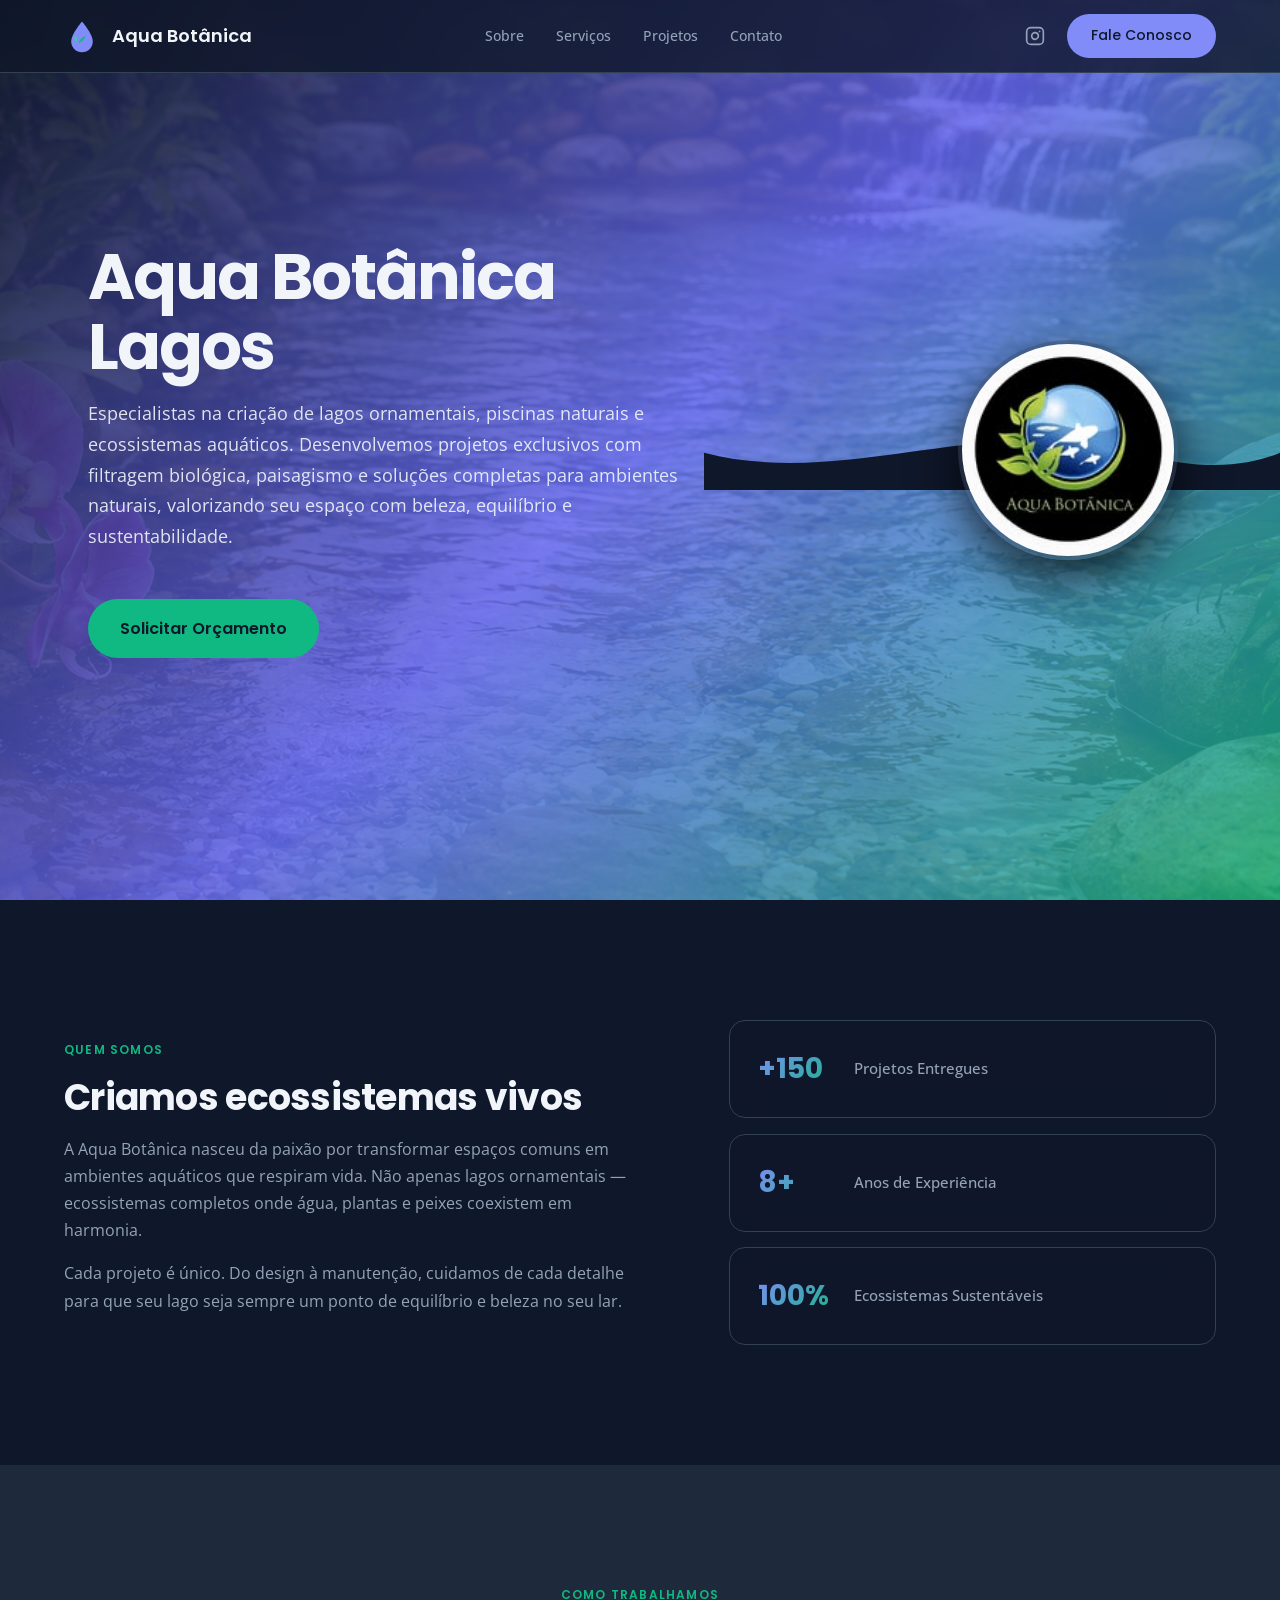
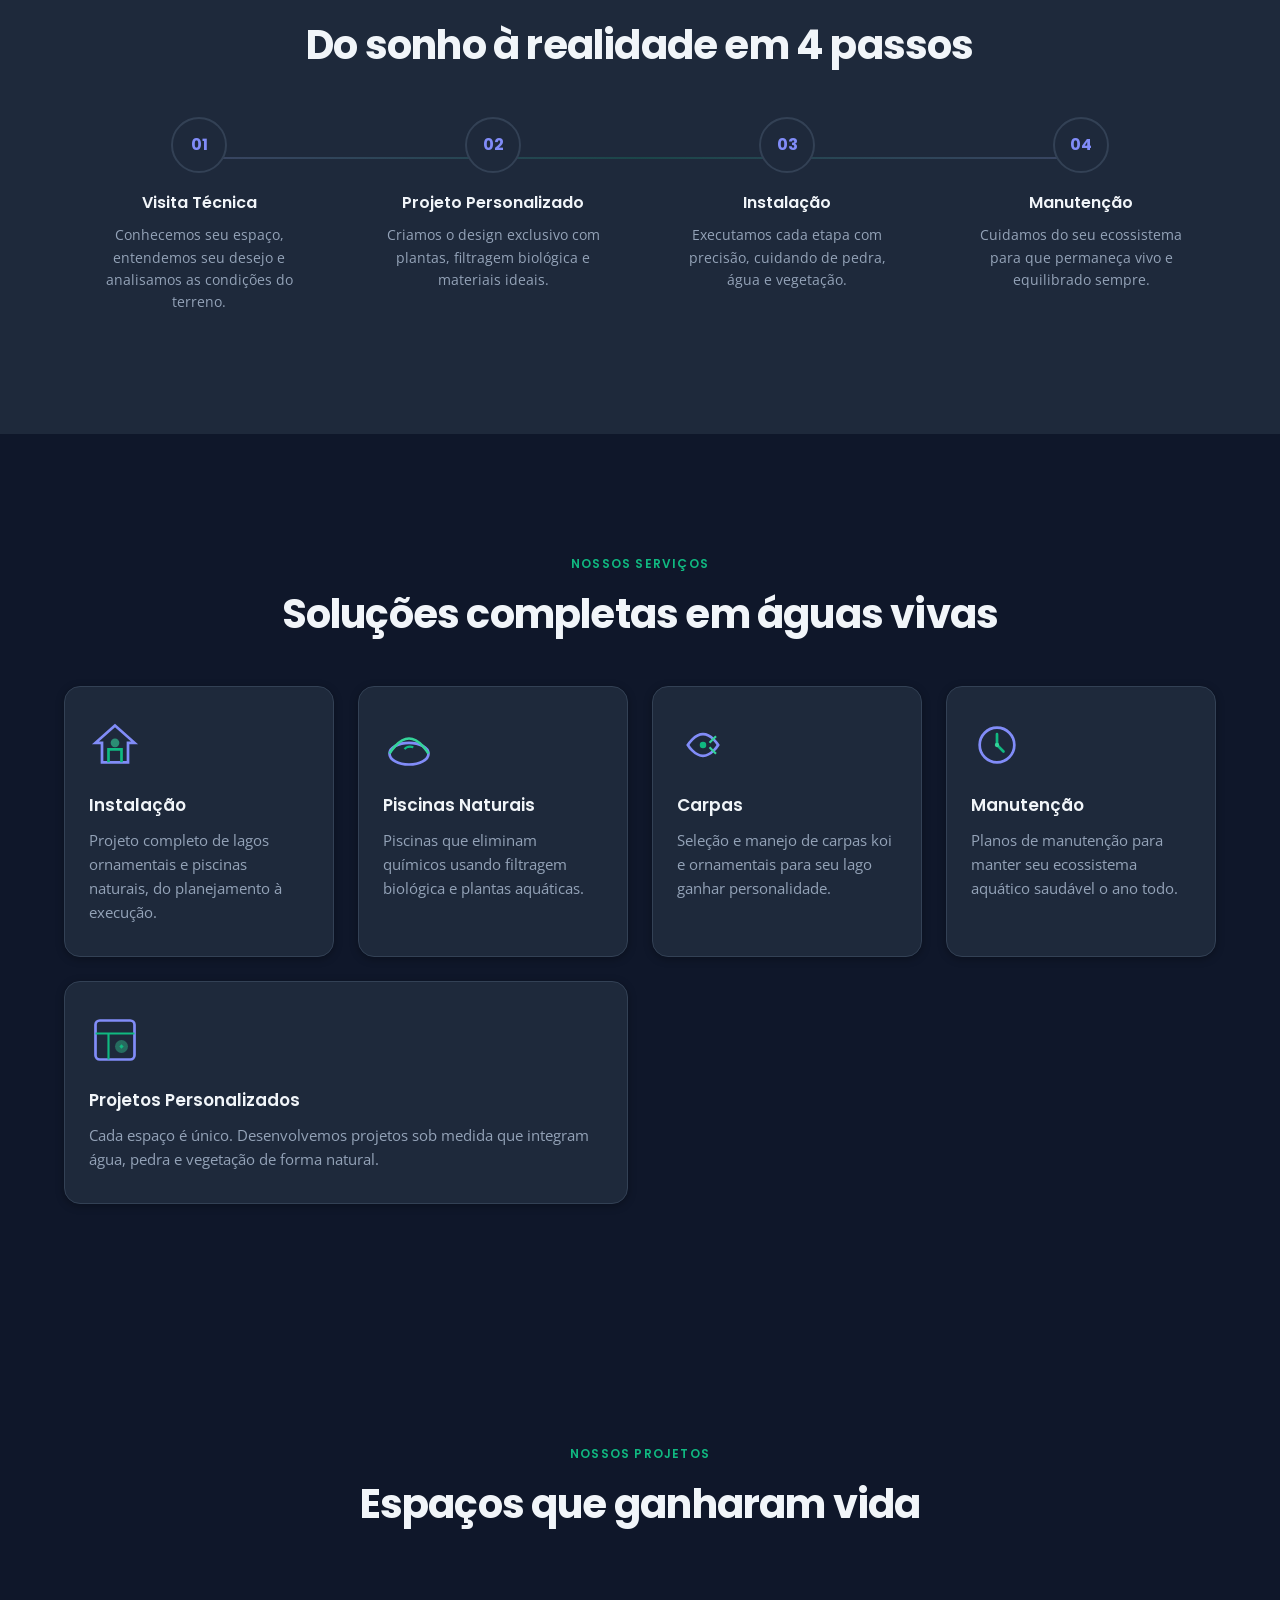
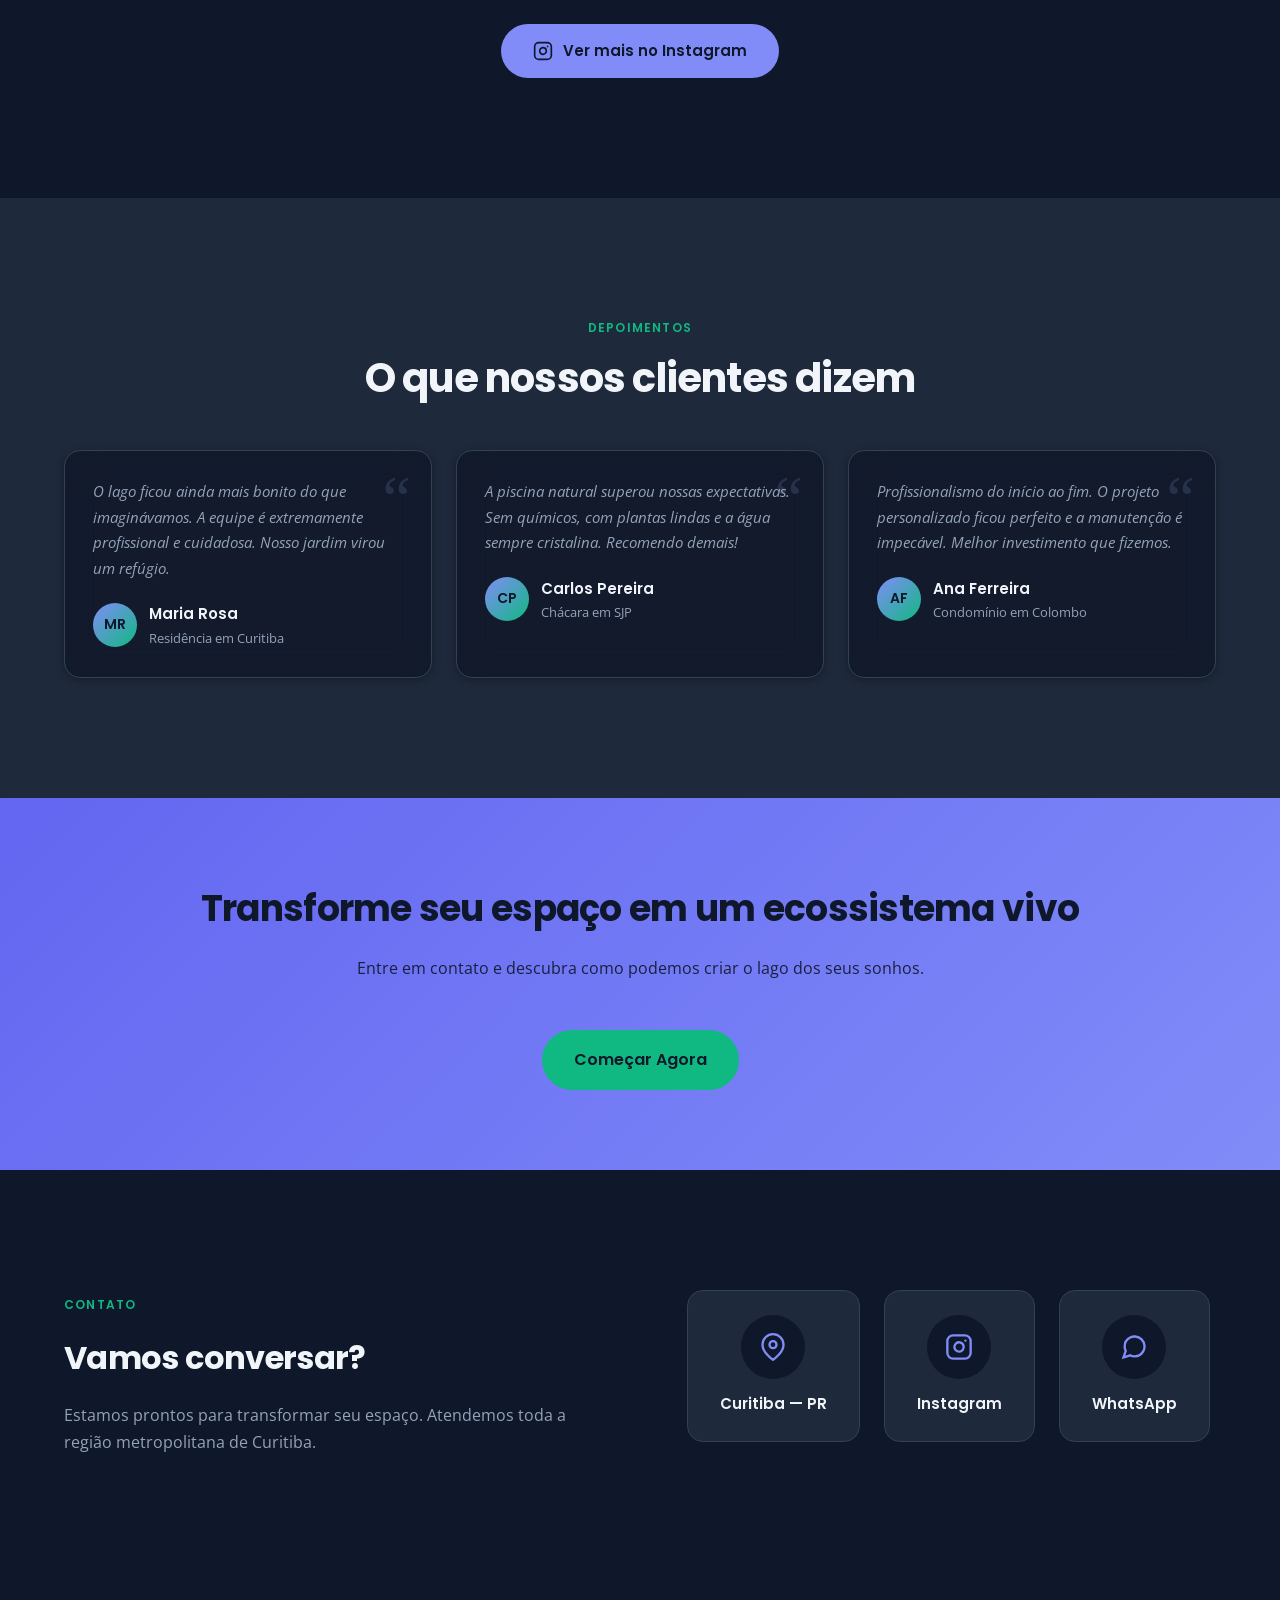
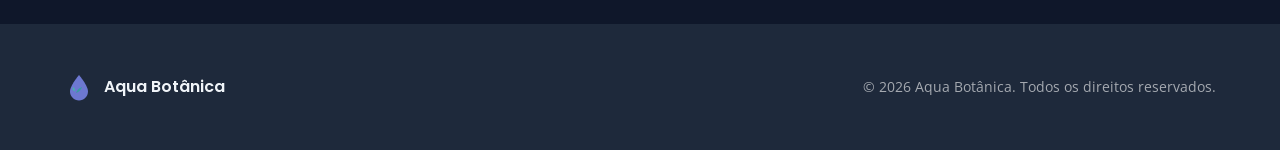
<file: index.html>
<!DOCTYPE html>
<html lang="pt-BR" dir="ltr">
<head>
  <meta charset="UTF-8" />
  <meta name="viewport" content="width=device-width, initial-scale=1.0" />
  <meta name="description" content="Aqua Botânica — Especialistas em lagos ornamentais, piscinas naturais e ecossistemas aquáticos em Curitiba." />
  <title>Aqua Botânica — Lagos Ornamentais e Piscinas Naturais</title>
  <link rel="preconnect" href="https://fonts.googleapis.com" />
  <link rel="preconnect" href="https://fonts.gstatic.com" crossorigin />
  <link href="https://fonts.googleapis.com/css2?family=Poppins:wght@500;600;700&family=Open+Sans:wght@400;500;600&display=swap" rel="stylesheet" />
  <link rel="stylesheet" href="styles.css" />
</head>
<body>

  <!-- HEADER -->
  <header class="header" role="banner">
    <div class="header__inner">
      <a href="#" class="header__logo" aria-label="Aqua Botânica — Página inicial">
        <svg class="header__icon" viewBox="0 0 40 40" fill="none" xmlns="http://www.w3.org/2000/svg" aria-hidden="true">
          <path d="M20 4C20 4 8 18 8 26C8 32.627 13.373 38 20 38C26.627 38 32 32.627 32 26C32 18 20 4 20 4Z" fill="#818CF8"/>
          <path d="M16 28C16 28 18 22 24 20C24 20 22 26 16 28Z" fill="#10B981"/>
          <path d="M14 26C14 26 10 24 12 20C12 20 16 22 14 26Z" fill="#34D399"/>
        </svg>
        <span>Aqua Botânica</span>
      </a>
      <nav class="header__nav" role="navigation" aria-label="Menu principal">
        <a href="#sobre">Sobre</a>
        <a href="#servicos">Serviços</a>
        <a href="#projetos">Projetos</a>
        <a href="#contato">Contato</a>
      </nav>
      <div class="header__actions">
        <a href="https://www.instagram.com/aquabotanica_ecossistemas/" target="_blank" rel="noopener noreferrer" class="header__instagram" aria-label="Siga no Instagram">
          <svg viewBox="0 0 24 24" fill="none" stroke="currentColor" stroke-width="2" stroke-linecap="round" stroke-linejoin="round" aria-hidden="true"><rect x="2" y="2" width="20" height="20" rx="5"/><path d="M16 11.37A4 4 0 1112.63 8 4 4 0 0116 11.37z"/><line x1="17.5" y1="6.5" x2="17.51" y2="6.5"/></svg>
        </a>
        <a href="#contato" class="header__cta" role="button">Fale Conosco</a>
      </div>
    </div>
  </header>

  <!-- HERO -->
  <section class="hero" role="region" aria-label="Capa">
    <div class="hero__overlay" aria-hidden="true"></div>
    <img src="identidade/logo.jpg" alt="Logomarca Aqua Botânica" class="hero__logo" width="220" height="220" loading="eager" />
    <div class="hero__content">
      <h1>Aqua Botânica Lagos</h1>
      <p>Especialistas na criação de lagos ornamentais, piscinas naturais e ecossistemas aquáticos. Desenvolvemos projetos exclusivos com filtragem biológica, paisagismo e soluções completas para ambientes naturais, valorizando seu espaço com beleza, equilíbrio e sustentabilidade.</p>
      <a href="#contato" class="hero__btn" role="button">Solicitar Orçamento</a>
    </div>
    <div class="organic-divider" aria-hidden="true">
      <svg viewBox="0 0 1440 120" preserveAspectRatio="none">
        <path d="M0,64 C360,120 720,0 1080,64 C1260,96 1380,80 1440,64 L1440,120 L0,120 Z"/>
      </svg>
    </div>
  </section>

  <!-- SOBRE -->
  <section id="sobre" class="sobre section-fade" role="region" aria-label="Sobre nós">
    <div class="container">
      <div class="sobre__grid">
        <div class="sobre__text reveal-left">
          <span class="section-tag">Quem Somos</span>
          <h2>Criamos ecossistemas vivos</h2>
          <p>
            A Aqua Botânica nasceu da paixão por transformar espaços comuns em ambientes aquáticos
            que respiram vida. Não apenas lagos ornamentais — ecossistemas completos onde água,
            plantas e peixes coexistem em harmonia.
          </p>
          <p>
            Cada projeto é único. Do design à manutenção, cuidamos de cada detalhe para que seu lago
            seja sempre um ponto de equilíbrio e beleza no seu lar.
          </p>
        </div>
        <div class="sobre__visual">
          <div class="sobre__card hover-lift reveal-right reveal-delay-1">
            <span class="sobre__number gradient-text">+150</span>
            <span class="sobre__label">Projetos Entregues</span>
          </div>
          <div class="sobre__card hover-lift reveal-right reveal-delay-2">
            <span class="sobre__number gradient-text">8+</span>
            <span class="sobre__label">Anos de Experiência</span>
          </div>
          <div class="sobre__card hover-lift reveal-right reveal-delay-3">
            <span class="sobre__number gradient-text">100%</span>
            <span class="sobre__label">Ecossistemas Sustentáveis</span>
          </div>
        </div>
      </div>
    </div>
  </section>

  <!-- PROCESSO -->
  <section class="processo section-fade" role="region" aria-label="Como trabalhamos">
    <div class="container">
      <span class="section-tag section-tag--center">Como Trabalhamos</span>
      <h2 class="section-title section-title--center">Do sonho à realidade em 4 passos</h2>
      <div class="processo__grid">
        <div class="processo-step hover-lift reveal reveal-delay-1">
          <div class="processo-step__number">01</div>
          <h3>Visita Técnica</h3>
          <p>Conhecemos seu espaço, entendemos seu desejo e analisamos as condições do terreno.</p>
        </div>
        <div class="processo-step hover-lift reveal reveal-delay-2">
          <div class="processo-step__number">02</div>
          <h3>Projeto Personalizado</h3>
          <p>Criamos o design exclusivo com plantas, filtragem biológica e materiais ideais.</p>
        </div>
        <div class="processo-step hover-lift reveal reveal-delay-3">
          <div class="processo-step__number">03</div>
          <h3>Instalação</h3>
          <p>Executamos cada etapa com precisão, cuidando de pedra, água e vegetação.</p>
        </div>
        <div class="processo-step hover-lift reveal reveal-delay-4">
          <div class="processo-step__number">04</div>
          <h3>Manutenção</h3>
          <p>Cuidamos do seu ecossistema para que permaneça vivo e equilibrado sempre.</p>
        </div>
      </div>
    </div>
  </section>

  <!-- SERVIÇOS -->
  <section id="servicos" class="servicos section-fade" role="region" aria-label="Serviços">
    <div class="container">
      <span class="section-tag section-tag--center">Nossos Serviços</span>
      <h2 class="section-title section-title--center">Soluções completas em águas vivas</h2>
      <div class="servicos__grid">
        <div class="servico-card hover-lift hover-glow reveal reveal-delay-1">
          <div class="servico-card__icon">
            <svg viewBox="0 0 48 48" fill="none" aria-hidden="true"><path d="M24 6L6 22H12V40H36V22H42L24 6Z" stroke="#818CF8" stroke-width="2.5" fill="none"/><path d="M18 40V28H30V40" stroke="#10B981" stroke-width="2.5"/><circle cx="24" cy="22" r="4" fill="#34D399" opacity="0.6"/></svg>
          </div>
          <h3>Instalação</h3>
          <p>Projeto completo de lagos ornamentais e piscinas naturais, do planejamento à execução.</p>
        </div>
        <div class="servico-card hover-lift hover-glow reveal reveal-delay-2">
          <div class="servico-card__icon">
            <svg viewBox="0 0 48 48" fill="none" aria-hidden="true"><ellipse cx="24" cy="32" rx="18" ry="10" stroke="#818CF8" stroke-width="2.5" fill="none"/><path d="M6 32C6 32 14 18 24 18C34 18 42 32 42 32" stroke="#34D399" stroke-width="2.5" fill="none"/><path d="M20 28C20 28 22 24 28 26" stroke="#10B981" stroke-width="2"/></svg>
          </div>
          <h3>Piscinas Naturais</h3>
          <p>Piscinas que eliminam químicos usando filtragem biológica e plantas aquáticas.</p>
        </div>
        <div class="servico-card hover-lift hover-glow reveal reveal-delay-3">
          <div class="servico-card__icon">
            <svg viewBox="0 0 48 48" fill="none" aria-hidden="true"><path d="M10 24C10 24 16 14 24 14C32 14 38 24 38 24C38 24 32 34 24 34C16 34 10 24 10 24Z" stroke="#818CF8" stroke-width="2.5" fill="none"/><circle cx="24" cy="24" r="3" fill="#10B981"/><path d="M30 22C32 20 34 18 36 16" stroke="#34D399" stroke-width="2"/><path d="M30 26C32 28 34 30 36 32" stroke="#34D399" stroke-width="2"/></svg>
          </div>
          <h3>Carpas</h3>
          <p>Seleção e manejo de carpas koi e ornamentais para seu lago ganhar personalidade.</p>
        </div>
        <div class="servico-card hover-lift hover-glow reveal reveal-delay-4">
          <div class="servico-card__icon">
            <svg viewBox="0 0 48 48" fill="none" aria-hidden="true"><circle cx="24" cy="24" r="16" stroke="#818CF8" stroke-width="2.5" fill="none"/><path d="M24 14V24L30 30" stroke="#10B981" stroke-width="2.5" stroke-linecap="round"/><circle cx="24" cy="24" r="2" fill="#34D399"/></svg>
          </div>
          <h3>Manutenção</h3>
          <p>Planos de manutenção para manter seu ecossistema aquático saudável o ano todo.</p>
        </div>
        <div class="servico-card servico-card--wide hover-lift hover-glow reveal">
          <div class="servico-card__icon">
            <svg viewBox="0 0 48 48" fill="none" aria-hidden="true"><rect x="6" y="6" width="36" height="36" rx="4" stroke="#818CF8" stroke-width="2.5" fill="none"/><path d="M6 18H42" stroke="#10B981" stroke-width="2"/><path d="M18 18V42" stroke="#10B981" stroke-width="2"/><circle cx="30" cy="30" r="6" fill="#34D399" opacity="0.4"/><path d="M28 30L30 28L32 30L30 32Z" fill="#10B981"/></svg>
          </div>
          <h3>Projetos Personalizados</h3>
          <p>Cada espaço é único. Desenvolvemos projetos sob medida que integram água, pedra e vegetação de forma natural.</p>
        </div>
      </div>
    </div>
  </section>

  <!-- PROJETOS -->
  <section id="projetos" class="projetos section-fade" role="region" aria-label="Projetos">
    <div class="container">
      <span class="section-tag section-tag--center">Nossos Projetos</span>
      <h2 class="section-title section-title--center">Espaços que ganharam vida</h2>
      <div class="projetos__grid">
      </div>
      <div class="projetos__cta reveal-scale">
        <a href="https://www.instagram.com/aquabotanica_ecossistemas/" target="_blank" rel="noopener noreferrer" class="projetos__link">
          <svg viewBox="0 0 24 24" fill="none" stroke="currentColor" stroke-width="2" stroke-linecap="round" stroke-linejoin="round" aria-hidden="true"><rect x="2" y="2" width="20" height="20" rx="5"/><path d="M16 11.37A4 4 0 1112.63 8 4 4 0 0116 11.37z"/><line x1="17.5" y1="6.5" x2="17.51" y2="6.5"/></svg>
          Ver mais no Instagram
        </a>
      </div>
    </div>
  </section>
  <section class="depoimentos section-fade" role="region" aria-label="Depoimentos">
    <div class="container">
      <span class="section-tag section-tag--center">Depoimentos</span>
      <h2 class="section-title section-title--center">O que nossos clientes dizem</h2>
      <div class="depoimentos__grid">
        <div class="depoimento-card hover-lift reveal reveal-delay-1">
          <p class="depoimento-card__text">O lago ficou ainda mais bonito do que imaginávamos. A equipe é extremamente profissional e cuidadosa. Nosso jardim virou um refúgio.</p>
          <div class="depoimento-card__author">
            <div class="depoimento-card__avatar">MR</div>
            <div>
              <div class="depoimento-card__name">Maria Rosa</div>
              <div class="depoimento-card__role">Residência em Curitiba</div>
            </div>
          </div>
        </div>
        <div class="depoimento-card hover-lift reveal reveal-delay-2">
          <p class="depoimento-card__text">A piscina natural superou nossas expectativas. Sem químicos, com plantas lindas e a água sempre cristalina. Recomendo demais!</p>
          <div class="depoimento-card__author">
            <div class="depoimento-card__avatar">CP</div>
            <div>
              <div class="depoimento-card__name">Carlos Pereira</div>
              <div class="depoimento-card__role">Chácara em SJP</div>
            </div>
          </div>
        </div>
        <div class="depoimento-card hover-lift reveal reveal-delay-3">
          <p class="depoimento-card__text">Profissionalismo do início ao fim. O projeto personalizado ficou perfeito e a manutenção é impecável. Melhor investimento que fizemos.</p>
          <div class="depoimento-card__author">
            <div class="depoimento-card__avatar">AF</div>
            <div>
              <div class="depoimento-card__name">Ana Ferreira</div>
              <div class="depoimento-card__role">Condomínio em Colombo</div>
            </div>
          </div>
        </div>
      </div>
    </div>
  </section>

  <!-- CTA -->
  <section class="cta section-fade" role="region" aria-label="Chamada para ação">
    <div class="container reveal-scale">
      <h2>Transforme seu espaço em um ecossistema vivo</h2>
      <p>Entre em contato e descubra como podemos criar o lago dos seus sonhos.</p>
      <a href="#contato" class="cta__btn btn-elegant" role="button">Começar Agora</a>
    </div>
  </section>

  <!-- CONTATO -->
  <section id="contato" class="contato section-fade" role="region" aria-label="Contato">
    <div class="container">
      <div class="contato__grid">
        <div class="contato__info reveal-left">
          <span class="section-tag">Contato</span>
          <h2>Vamos conversar?</h2>
          <p>Estamos prontos para transformar seu espaço. Atendemos toda a região metropolitana de Curitiba.</p>
        </div>
        <div class="contato__icons reveal-right reveal-delay-2">
          <a href="https://maps.google.com/?q=Curitiba+PR" target="_blank" rel="noopener noreferrer" class="contato__icon-card hover-glow" aria-label="Localização em Curitiba">
            <div class="contato__icon-circle">
              <svg viewBox="0 0 24 24" fill="none" stroke="currentColor" stroke-width="2" aria-hidden="true"><path d="M21 10c0 7-9 13-9 13s-9-6-9-13a9 9 0 0118 0z"/><circle cx="12" cy="10" r="3"/></svg>
            </div>
            <span class="contato__icon-label">Curitiba — PR</span>
          </a>
          <a href="https://www.instagram.com/aquabotanica_ecossistemas/" target="_blank" rel="noopener noreferrer" class="contato__icon-card hover-glow" aria-label="Perfil no Instagram">
            <div class="contato__icon-circle">
              <svg viewBox="0 0 24 24" fill="none" stroke="currentColor" stroke-width="2" stroke-linecap="round" stroke-linejoin="round" aria-hidden="true"><rect x="2" y="2" width="20" height="20" rx="5"/><path d="M16 11.37A4 4 0 1112.63 8 4 4 0 0116 11.37z"/><line x1="17.5" y1="6.5" x2="17.51" y2="6.5"/></svg>
            </div>
            <span class="contato__icon-label">Instagram</span>
          </a>
          <a href="https://wa.me/554192152473" target="_blank" rel="noopener noreferrer" class="contato__icon-card hover-glow" aria-label="WhatsApp">
            <div class="contato__icon-circle">
              <svg viewBox="0 0 24 24" fill="none" stroke="currentColor" stroke-width="2" aria-hidden="true"><path d="M21 11.5a8.38 8.38 0 01-.9 3.8 8.5 8.5 0 01-7.6 4.7 8.38 8.38 0 01-3.8-.9L3 21l1.9-5.7a8.38 8.38 0 01-.9-3.8 8.5 8.5 0 014.7-7.6 8.38 8.38 0 013.8-.9h.5a8.48 8.48 0 018 8v.5z"/></svg>
            </div>
            <span class="contato__icon-label">WhatsApp</span>
          </a>
        </div>
      </div>
    </div>
  </section>

  <!-- FOOTER -->
  <footer class="footer" role="contentinfo">
    <div class="container footer__inner">
      <div class="footer__brand">
        <svg class="footer__icon" viewBox="0 0 40 40" fill="none" aria-hidden="true">
          <path d="M20 4C20 4 8 18 8 26C8 32.627 13.373 38 20 38C26.627 38 32 32.627 32 26C32 18 20 4 20 4Z" fill="#818CF8" opacity="0.8"/>
          <path d="M16 28C16 28 18 22 24 20C24 20 22 26 16 28Z" fill="#10B981" opacity="0.6"/>
          <path d="M14 26C14 26 10 24 12 20C12 20 16 22 14 26Z" fill="#34D399" opacity="0.6"/>
        </svg>
        <span>Aqua Botânica</span>
      </div>
      <p class="footer__copy">&copy; 2026 Aqua Botânica. Todos os direitos reservados.</p>
    </div>
  </footer>

  <!-- SMOOTH SCROLL REVEAL JS -->
  <script>
    document.addEventListener('DOMContentLoaded', function() {
      // All reveal classes
      var revealClasses = '.reveal, .reveal-left, .reveal-right, .reveal-scale';

      // Intersection Observer for scroll reveal
      var observer = new IntersectionObserver(function(entries) {
        entries.forEach(function(entry) {
          if (entry.isIntersecting) {
            entry.target.classList.add('visible');
          }
        });
      }, { threshold: 0.1, rootMargin: '0px 0px -60px 0px' });

      // Observe all reveal elements
      var revealElements = document.querySelectorAll(revealClasses);
      revealElements.forEach(function(el) { observer.observe(el); });

      // Smooth scroll for anchor links
      document.querySelectorAll('a[href^="#"]').forEach(function(anchor) {
        anchor.addEventListener('click', function(e) {
          e.preventDefault();
          var target = document.querySelector(this.getAttribute('href'));
          if (target) {
            target.scrollIntoView({ behavior: 'smooth', block: 'start' });
          }
        });
      });

      // Parallax effect on hero
      var hero = document.querySelector('.hero');
      if (hero) {
        window.addEventListener('scroll', function() {
          var scrolled = window.pageYOffset;
          hero.style.transform = 'translateY(' + (scrolled * 0.3) + 'px)';
        }, { passive: true });
      }
    });
  </script>

  <!-- Screen reader only class -->
  <style>
    .sr-only {
      position: absolute;
      width: 1px;
      height: 1px;
      padding: 0;
      margin: -1px;
      overflow: hidden;
      clip: rect(0, 0, 0, 0);
      white-space: nowrap;
      border: 0;
    }
  </style>

</body>
</html>
</file>
<file: styles.css>
/* ========================================
   AQUA BOTÂNICA — Modern Glassmorphism Design
   Primary: #6366F1 | Accent: #059669 | Style: Glassmorphism
   Typography: Poppins (headings) | Open Sans (body)
   ======================================== */

/* --- RESET & BASE --- */
*, *::before, *::after {
  margin: 0;
  padding: 0;
  box-sizing: border-box;
}

:root {
  /* Primary Palette */
  --primary: #818CF8;
  --primary-light: #A5B4FC;
  --primary-dark: #6366F1;
  --accent: #10B981;
  --accent-light: #34D399;
  
  /* Neutral Palette */
  --foreground: #F1F5F9;
  --background: #0F172A;
  --muted: #1E293B;
  --border: #334155;
  --white: #0F172A;
  --gray-50: #1E293B;
  --gray-100: #334155;
  --gray-200: #475569;
  --gray-300: #64748B;
  --gray-400: #94A3B8;
  --gray-500: #CBD5E1;
  --gray-600: #E2E8F0;
  --gray-700: #F1F5F9;
  --gray-800: #F8FAFC;
  --gray-900: #ece7e7;
  
  /* Typography */
  --font-heading: 'Poppins', sans-serif;
  --font-body: 'Open Sans', sans-serif;
  
  /* Spacing */
  --space-xs: 8px;
  --space-sm: 16px;
  --space-md: 24px;
  --space-lg: 48px;
  --space-xl: 80px;
  --space-2xl: 120px;
  
  /* Borders & Shadows */
  --radius-sm: 8px;
  --radius: 12px;
  --radius-lg: 16px;
  --radius-xl: 24px;
  --radius-full: 9999px;
  
  --shadow-sm: 0 2px 8px rgba(0, 0, 0, 0.3);
  --shadow: 0 4px 16px rgba(0, 0, 0, 0.4);
  --shadow-md: 0 8px 24px rgba(0, 0, 0, 0.5);
  --shadow-lg: 0 12px 32px rgba(0, 0, 0, 0.6);
  --shadow-xl: 0 20px 48px rgba(0, 0, 0, 0.7);
  
  /* Glassmorphism */
  --glass-bg: rgba(15, 23, 42, 0.8);
  --glass-border: rgba(51, 65, 85, 0.5);
  --glass-blur: blur(16px);
  
  /* Transitions */
  --ease-out: cubic-bezier(0.4, 0, 0.2, 1);
  --ease-spring: cubic-bezier(0.34, 1.56, 0.64, 1);
  --transition-fast: 150ms var(--ease-out);
  --transition: 250ms var(--ease-out);
  --transition-slow: 400ms var(--ease-out);
}

html {
  scroll-behavior: smooth;
  font-size: 16px;
}

body {
  font-family: var(--font-body);
  color: var(--foreground);
  background: var(--background);
  line-height: 1.7;
  -webkit-font-smoothing: antialiased;
  -moz-osx-font-smoothing: grayscale;
  overflow-x: hidden;
}

.container {
  max-width: 1200px;
  margin: 0 auto;
  padding: 0 var(--space-md);
}

img { max-width: 100%; display: block; }
a { text-decoration: none; color: inherit; }

/* --- UTILITY --- */
.section-tag {
  display: inline-block;
  font-family: var(--font-heading);
  font-size: 0.75rem;
  font-weight: 600;
  letter-spacing: 0.1em;
  text-transform: uppercase;
  color: var(--accent);
  margin-bottom: var(--space-sm);
}

.section-tag--center {
  display: block;
  text-align: center;
}

.section-title {
  font-family: var(--font-heading);
  font-size: clamp(1.75rem, 4vw, 2.5rem);
  font-weight: 700;
  color: var(--foreground);
  line-height: 1.2;
  letter-spacing: -0.02em;
}

.section-title--center {
  text-align: center;
  margin-bottom: var(--space-lg);
}

.section-subtitle {
  text-align: center;
  color: var(--gray-400);
  max-width: 600px;
  margin: -24px auto var(--space-lg);
  font-size: 1rem;
}

/* --- SCROLL REVEAL --- */
.reveal {
  opacity: 0;
  transform: translateY(32px);
  transition: opacity 0.7s cubic-bezier(0.4, 0, 0.2, 1),
              transform 0.7s cubic-bezier(0.4, 0, 0.2, 1);
  will-change: opacity, transform;
}

.reveal.visible {
  opacity: 1;
  transform: translateY(0);
}

.reveal-left {
  opacity: 0;
  transform: translateX(-40px);
  transition: opacity 0.7s cubic-bezier(0.4, 0, 0.2, 1),
              transform 0.7s cubic-bezier(0.4, 0, 0.2, 1);
  will-change: opacity, transform;
}

.reveal-left.visible {
  opacity: 1;
  transform: translateX(0);
}

.reveal-right {
  opacity: 0;
  transform: translateX(40px);
  transition: opacity 0.7s cubic-bezier(0.4, 0, 0.2, 1),
              transform 0.7s cubic-bezier(0.4, 0, 0.2, 1);
  will-change: opacity, transform;
}

.reveal-right.visible {
  opacity: 1;
  transform: translateX(0);
}

.reveal-scale {
  opacity: 0;
  transform: scale(0.92);
  transition: opacity 0.7s cubic-bezier(0.4, 0, 0.2, 1),
              transform 0.7s cubic-bezier(0.34, 1.56, 0.64, 1);
  will-change: opacity, transform;
}

.reveal-scale.visible {
  opacity: 1;
  transform: scale(1);
}

.reveal-delay-1 { transition-delay: 0.1s; }
.reveal-delay-2 { transition-delay: 0.2s; }
.reveal-delay-3 { transition-delay: 0.3s; }
.reveal-delay-4 { transition-delay: 0.4s; }
.reveal-delay-5 { transition-delay: 0.5s; }

/* --- SMOOTH PARALLAX --- */
.parallax {
  transition: transform 0.1s linear;
  will-change: transform;
}

/* --- ELEGANT HOVER STATES --- */
.hover-lift {
  transition: transform 0.4s cubic-bezier(0.34, 1.56, 0.64, 1),
              box-shadow 0.4s cubic-bezier(0.4, 0, 0.2, 1);
}

.hover-lift:hover {
  transform: translateY(-8px) scale(1.02);
  box-shadow: 0 20px 40px rgba(0, 0, 0, 0.3);
}

.hover-glow {
  transition: box-shadow 0.4s cubic-bezier(0.4, 0, 0.2, 1),
              border-color 0.4s cubic-bezier(0.4, 0, 0.2, 1);
}

.hover-glow:hover {
  box-shadow: 0 0 20px rgba(129, 140, 248, 0.3),
              0 0 40px rgba(129, 140, 248, 0.1);
  border-color: var(--primary);
}

/* --- SMOOTH SECTION TRANSITIONS --- */
.section-fade {
  position: relative;
  overflow: hidden;
}

.section-fade::before {
  content: '';
  position: absolute;
  top: 0;
  left: 0;
  right: 0;
  height: 1px;
  background: linear-gradient(90deg, transparent, var(--primary), transparent);
  opacity: 0;
  transition: opacity 0.6s ease;
}

.section-fade:hover::before {
  opacity: 0.5;
}

/* --- ELEGANT BUTTON ANIMATIONS --- */
.btn-elegant {
  position: relative;
  overflow: hidden;
  transition: all 0.4s cubic-bezier(0.4, 0, 0.2, 1);
}

.btn-elegant::before {
  content: '';
  position: absolute;
  top: 50%;
  left: 50%;
  width: 0;
  height: 0;
  background: rgba(255, 255, 255, 0.15);
  border-radius: 50%;
  transform: translate(-50%, -50%);
  transition: width 0.6s ease, height 0.6s ease;
}

.btn-elegant:hover::before {
  width: 300px;
  height: 300px;
}

.btn-elegant:active {
  transform: scale(0.97);
}

/* --- FLOATING ANIMATION --- */
@keyframes float {
  0%, 100% { transform: translateY(0); }
  50% { transform: translateY(-10px); }
}

.floating {
  animation: float 4s ease-in-out infinite;
}

/* --- GRADIENT TEXT --- */
.gradient-text {
  background: linear-gradient(135deg, var(--primary) 0%, var(--accent) 100%);
  -webkit-background-clip: text;
  -webkit-text-fill-color: transparent;
  background-clip: text;
}

/* --- HEADER --- */
.header {
  position: fixed;
  top: 0;
  left: 0;
  right: 0;
  z-index: 100;
  background: var(--glass-bg);
  backdrop-filter: var(--glass-blur);
  -webkit-backdrop-filter: var(--glass-blur);
  border-bottom: 1px solid var(--border);
  transition: all var(--transition);
}

.header__inner {
  max-width: 1200px;
  margin: 0 auto;
  padding: 0 var(--space-md);
  display: flex;
  align-items: center;
  justify-content: space-between;
  height: 72px;
}

.header__logo {
  display: flex;
  align-items: center;
  gap: 12px;
  font-family: var(--font-heading);
  font-weight: 600;
  font-size: 1.125rem;
  color: var(--foreground);
  transition: opacity var(--transition-fast);
}

.header__logo:hover {
  opacity: 0.8;
}

.header__icon {
  width: 36px;
  height: 36px;
}

.header__nav {
  display: flex;
  gap: 32px;
}

.header__nav a {
  font-size: 0.875rem;
  font-weight: 500;
  color: var(--gray-400);
  transition: color var(--transition-fast);
  position: relative;
}

.header__nav a::after {
  content: '';
  position: absolute;
  bottom: -4px;
  left: 0;
  width: 0;
  height: 2px;
  background: var(--primary);
  border-radius: 1px;
  transition: width var(--transition);
}

.header__nav a:hover {
  color: var(--foreground);
}

.header__nav a:hover::after {
  width: 100%;
}

.header__actions {
  display: flex;
  align-items: center;
  gap: 12px;
}

.header__instagram {
  display: flex;
  align-items: center;
  justify-content: center;
  width: 40px;
  height: 40px;
  border-radius: var(--radius);
  color: var(--gray-400);
  transition: all var(--transition-fast);
}

.header__instagram svg {
  width: 20px;
  height: 20px;
}

.header__instagram:hover {
  color: var(--foreground);
  background: var(--muted);
}

.header__cta {
  padding: 10px 24px;
  background: var(--primary);
  color: var(--background);
  border-radius: var(--radius-full);
  font-family: var(--font-heading);
  font-weight: 500;
  font-size: 0.875rem;
  transition: all var(--transition);
  cursor: pointer;
  border: none;
}

.header__cta:hover {
  background: var(--primary-light);
  transform: translateY(-1px);
  box-shadow: var(--shadow-md);
}

/* --- HERO --- */
.hero {
  position: relative;
  min-height: 100vh;
  display: flex;
  align-items: center;
  justify-content: center;
  text-align: center;
  background: 
    url('identidade/hero-bg.jpg')
    center / cover no-repeat;
  color: var(--foreground);
  overflow: hidden;
}

.hero__overlay {
  position: absolute;
  inset: 0;
  background: linear-gradient(
    135deg,
    rgba(15, 23, 42, 0.95) 0%,
    rgba(99, 102, 241, 0.85) 50%,
    rgba(16, 185, 129, 0.80) 100%
  );
}

.hero__content {
  position: relative;
  z-index: 2;
  max-width: 640px;
  padding: 0 var(--space-md);
  margin-left: 5%;
  text-align: left;
  animation: heroFadeIn 0.8s var(--ease-out) forwards;
}

@keyframes heroFadeIn {
  from { opacity: 0; transform: translateY(32px); }
  to { opacity: 1; transform: translateY(0); }
}

.hero__content h1 {
  font-family: var(--font-heading);
  font-size: clamp(2.5rem, 6vw, 4rem);
  font-weight: 700;
  line-height: 1.1;
  margin-bottom: var(--space-sm);
  letter-spacing: -0.03em;
  color: var(--foreground);
}

.hero__content p {
  font-size: clamp(1rem, 2vw, 1.125rem);
  font-weight: 400;
  opacity: 0.9;
  margin-bottom: var(--space-lg);
  line-height: 1.7;
  color: var(--foreground);
}

.hero__btn {
  display: inline-flex;
  align-items: center;
  gap: 8px;
  padding: 16px 32px;
  background: var(--accent);
  color: var(--background);
  font-family: var(--font-heading);
  font-weight: 600;
  font-size: 1rem;
  border-radius: var(--radius-full);
  transition: all var(--transition);
  cursor: pointer;
  border: none;
}

.hero__btn:hover {
  background: var(--accent-light);
  transform: translateY(-2px);
  box-shadow: 0 8px 24px rgba(16, 185, 129, 0.35);
}

.hero__logo {
  position: absolute;
  top: 50%;
  right: 8%;
  transform: translateY(-50%);
  z-index: 2;
  width: 220px;
  height: 220px;
  border-radius: 50%;
  object-fit: cover;
  border: 4px solid var(--glass-border);
  box-shadow: var(--shadow-xl);
  animation: heroLogoIn 1s var(--ease-out) 0.2s forwards;
  opacity: 0;
}

.hero__logo:hover {
  border-color: var(--primary);
}

@keyframes heroLogoIn {
  from { opacity: 0; transform: translateY(-50%) scale(0.9); }
  to { opacity: 1; transform: translateY(-50%) scale(1); }
}

/* --- ORGANIC DIVIDER --- */
.organic-divider {
  width: 100%;
  line-height: 0;
  position: relative;
  margin-top: -1px;
}

.organic-divider svg {
  width: 100%;
  height: 80px;
  display: block;
}

.organic-divider svg path {
  fill: var(--background);
}

/* --- SOBRE --- */
.sobre {
  padding: var(--space-2xl) 0;
  position: relative;
}

.sobre__grid {
  display: grid;
  grid-template-columns: 1.2fr 1fr;
  gap: var(--space-xl);
  align-items: center;
}

.sobre__text h2 {
  font-family: var(--font-heading);
  font-size: clamp(1.5rem, 3.5vw, 2.25rem);
  font-weight: 700;
  color: var(--foreground);
  margin-bottom: var(--space-sm);
  line-height: 1.2;
  letter-spacing: -0.02em;
}

.sobre__text p {
  color: var(--gray-400);
  margin-bottom: var(--space-sm);
  font-size: 1rem;
  line-height: 1.7;
}

.sobre__visual {
  display: flex;
  flex-direction: column;
  gap: var(--space-sm);
}

.sobre__card {
  background: var(--glass-bg);
  backdrop-filter: var(--glass-blur);
  -webkit-backdrop-filter: var(--glass-blur);
  padding: 24px 28px;
  border-radius: var(--radius-lg);
  display: flex;
  align-items: center;
  gap: 16px;
  transition: all var(--transition);
  border: 1px solid var(--border);
}

.sobre__card:hover {
  transform: translateX(8px);
  box-shadow: var(--shadow);
  border-color: var(--primary-light);
}

.sobre__number {
  font-family: var(--font-heading);
  font-size: 1.75rem;
  font-weight: 700;
  color: var(--primary);
  min-width: 80px;
}

.sobre__label {
  font-size: 0.9375rem;
  color: var(--gray-400);
  font-weight: 500;
}

/* --- PROCESSO --- */
.processo {
  padding: var(--space-2xl) 0;
  background: var(--muted);
  position: relative;
}

.processo__grid {
  display: grid;
  grid-template-columns: repeat(4, 1fr);
  gap: var(--space-md);
  position: relative;
}

.processo__grid::before {
  content: '';
  position: absolute;
  top: 40px;
  left: 12.5%;
  right: 12.5%;
  height: 2px;
  background: linear-gradient(90deg, var(--primary-light), var(--accent), var(--primary-light));
  opacity: 0.2;
}

.processo-step {
  text-align: center;
  position: relative;
}

.processo-step__number {
  width: 56px;
  height: 56px;
  border-radius: 50%;
  background: var(--muted);
  border: 2px solid var(--border);
  display: flex;
  align-items: center;
  justify-content: center;
  margin: 0 auto var(--space-sm);
  font-family: var(--font-heading);
  font-weight: 700;
  font-size: 1rem;
  color: var(--primary);
  position: relative;
  z-index: 1;
  transition: all var(--transition);
}

.processo-step:hover .processo-step__number {
  background: var(--primary);
  color: var(--background);
  border-color: var(--primary);
  transform: scale(1.1);
  box-shadow: var(--shadow-md);
}

.processo-step h3 {
  font-family: var(--font-heading);
  font-weight: 600;
  font-size: 1rem;
  color: var(--foreground);
  margin-bottom: 8px;
}

.processo-step p {
  font-size: 0.875rem;
  color: var(--gray-400);
  line-height: 1.6;
  max-width: 220px;
  margin: 0 auto;
}

/* --- SERVIÇOS --- */
.servicos {
  padding: var(--space-2xl) 0;
}

.servicos__grid {
  display: grid;
  grid-template-columns: repeat(4, 1fr);
  gap: var(--space-md);
}

.servico-card {
  background: var(--muted);
  padding: 32px 24px;
  border-radius: var(--radius-lg);
  box-shadow: var(--shadow-sm);
  border: 1px solid var(--border);
  transition: all var(--transition);
  position: relative;
  overflow: hidden;
}

.servico-card::before {
  content: '';
  position: absolute;
  top: 0;
  left: 0;
  right: 0;
  height: 3px;
  background: linear-gradient(90deg, var(--primary), var(--accent));
  opacity: 0;
  transition: opacity var(--transition);
}

.servico-card:hover {
  transform: translateY(-8px);
  box-shadow: var(--shadow-lg);
  border-color: transparent;
}

.servico-card:hover::before {
  opacity: 1;
}

.servico-card__icon {
  width: 52px;
  height: 52px;
  margin-bottom: 20px;
}

.servico-card h3 {
  font-family: var(--font-heading);
  font-size: 1.0625rem;
  font-weight: 600;
  color: var(--foreground);
  margin-bottom: 8px;
}

.servico-card p {
  font-size: 0.9375rem;
  color: var(--gray-400);
  line-height: 1.6;
}

.servico-card--wide {
  grid-column: span 2;
}

/* --- PROJETOS --- */
.projetos {
  padding: var(--space-2xl) 0;
}

.projetos__grid {
  display: grid;
  grid-template-columns: repeat(3, 1fr);
  gap: var(--space-md);
}

.projeto-card {
  border-radius: var(--radius-lg);
  overflow: hidden;
  box-shadow: var(--shadow);
  transition: all var(--transition-slow);
  cursor: pointer;
  border: 1px solid var(--border);
}

.projeto-card:hover {
  transform: translateY(-8px);
  box-shadow: var(--shadow-xl);
  border-color: transparent;
}

.projeto-card__img {
  height: 280px;
  background-size: cover;
  background-position: center;
  transition: transform 0.5s var(--ease-out);
}

.projeto-card:hover .projeto-card__img {
  transform: scale(1.05);
}

.projeto-card__info {
  padding: 20px;
  background: var(--muted);
}

.projeto-card__info h3 {
  font-family: var(--font-heading);
  font-weight: 600;
  font-size: 1rem;
  color: var(--foreground);
  margin-bottom: 4px;
}

.projeto-card__info p {
  font-size: 0.875rem;
  color: var(--gray-400);
}

/* --- PROJETOS CTA --- */
.projetos__cta {
  text-align: center;
  margin-top: var(--space-lg);
}

.projetos__link {
  display: inline-flex;
  align-items: center;
  gap: 10px;
  padding: 14px 32px;
  background: var(--primary);
  color: var(--background);
  border-radius: var(--radius-full);
  font-family: var(--font-heading);
  font-weight: 600;
  font-size: 0.9375rem;
  transition: all var(--transition);
  text-decoration: none;
}

.projetos__link:hover {
  background: var(--primary-light);
  transform: translateY(-2px);
  box-shadow: var(--shadow-md);
}

.projetos__link svg {
  width: 20px;
  height: 20px;
}

/* --- DEPOIMENTOS --- */
.depoimentos {
  padding: var(--space-2xl) 0;
  background: var(--muted);
}

.depoimentos__grid {
  display: grid;
  grid-template-columns: repeat(3, 1fr);
  gap: var(--space-md);
}

.depoimento-card {
  background: var(--glass-bg);
  backdrop-filter: var(--glass-blur);
  -webkit-backdrop-filter: var(--glass-blur);
  padding: 28px;
  border-radius: var(--radius-lg);
  box-shadow: var(--shadow-sm);
  border: 1px solid var(--border);
  transition: all var(--transition);
  position: relative;
}

.depoimento-card::before {
  content: '\201C';
  position: absolute;
  top: 16px;
  right: 20px;
  font-size: 4rem;
  font-family: serif;
  color: var(--primary-light);
  opacity: 0.15;
  line-height: 1;
}

.depoimento-card:hover {
  transform: translateY(-4px);
  box-shadow: var(--shadow);
}

.depoimento-card__text {
  font-size: 0.9375rem;
  color: var(--gray-400);
  line-height: 1.7;
  margin-bottom: 20px;
  font-style: italic;
}

.depoimento-card__author {
  display: flex;
  align-items: center;
  gap: 12px;
}

.depoimento-card__avatar {
  width: 44px;
  height: 44px;
  border-radius: 50%;
  background: linear-gradient(135deg, var(--primary), var(--accent));
  display: flex;
  align-items: center;
  justify-content: center;
  font-family: var(--font-heading);
  font-weight: 600;
  font-size: 0.875rem;
  color: var(--background);
}

.depoimento-card__name {
  font-family: var(--font-heading);
  font-weight: 600;
  font-size: 0.9375rem;
  color: var(--foreground);
}

.depoimento-card__role {
  font-size: 0.8125rem;
  color: var(--gray-400);
}

/* --- CTA --- */
.cta {
  padding: var(--space-xl) 0;
  background: linear-gradient(135deg, var(--primary-dark) 0%, var(--primary) 100%);
  text-align: center;
  color: var(--background);
  position: relative;
  overflow: hidden;
}

.cta::before {
  content: '';
  position: absolute;
  top: -50%;
  left: -50%;
  width: 200%;
  height: 200%;
  background: radial-gradient(circle, rgba(16, 185, 129, 0.1) 0%, transparent 60%);
  animation: ctaGlow 8s ease-in-out infinite;
}

@keyframes ctaGlow {
  0%, 100% { transform: translate(0, 0); }
  50% { transform: translate(5%, 5%); }
}

.cta h2 {
  font-family: var(--font-heading);
  font-size: clamp(1.5rem, 3.5vw, 2.25rem);
  font-weight: 700;
  margin-bottom: var(--space-sm);
  position: relative;
  letter-spacing: -0.02em;
}

.cta p {
  font-size: 1rem;
  opacity: 0.9;
  margin-bottom: var(--space-lg);
  position: relative;
}

.cta__btn {
  display: inline-flex;
  align-items: center;
  gap: 8px;
  padding: 16px 32px;
  background: var(--accent);
  color: var(--background);
  font-family: var(--font-heading);
  font-weight: 600;
  font-size: 1rem;
  border-radius: var(--radius-full);
  transition: all var(--transition);
  position: relative;
  cursor: pointer;
  border: none;
}

.cta__btn:hover {
  background: var(--accent-light);
  transform: translateY(-2px);
  box-shadow: 0 8px 24px rgba(16, 185, 129, 0.4);
}

/* --- CONTATO --- */
.contato {
  padding: var(--space-2xl) 0;
}

.contato__grid {
  display: grid;
  grid-template-columns: 1fr 1fr;
  gap: var(--space-xl);
  align-items: start;
}

.contato__info h2 {
  font-family: var(--font-heading);
  font-size: clamp(1.5rem, 3vw, 2rem);
  font-weight: 700;
  margin-bottom: var(--space-sm);
  color: var(--foreground);
  letter-spacing: -0.02em;
}

.contato__info > p {
  color: var(--gray-400);
  margin-bottom: var(--space-lg);
}

/* --- CONTATO ICONS --- */
.contato__icons {
  display: flex;
  gap: var(--space-md);
  justify-content: center;
}

.contato__icon-card {
  display: flex;
  flex-direction: column;
  align-items: center;
  gap: 12px;
  padding: 24px 32px;
  background: var(--muted);
  border-radius: var(--radius-lg);
  border: 1px solid var(--border);
  transition: all var(--transition);
  cursor: pointer;
  text-decoration: none;
}

.contato__icon-card:hover {
  transform: translateY(-4px);
  box-shadow: var(--shadow-md);
  border-color: var(--primary-light);
}

.contato__icon-circle {
  width: 64px;
  height: 64px;
  border-radius: 50%;
  background: var(--background);
  display: flex;
  align-items: center;
  justify-content: center;
  transition: all var(--transition);
}

.contato__icon-card:hover .contato__icon-circle {
  background: var(--primary);
}

.contato__icon-circle svg {
  width: 28px;
  height: 28px;
  color: var(--primary);
  transition: color var(--transition);
}

.contato__icon-card:hover .contato__icon-circle svg {
  color: var(--background);
}

.contato__icon-label {
  font-family: var(--font-heading);
  font-weight: 600;
  font-size: 0.9375rem;
  color: var(--foreground);
}

/* --- FOOTER --- */
.footer {
  background: var(--muted);
  padding: var(--space-lg) 0;
}

.footer__inner {
  display: flex;
  align-items: center;
  justify-content: space-between;
}

.footer__brand {
  display: flex;
  align-items: center;
  gap: 10px;
  font-family: var(--font-heading);
  font-weight: 600;
  font-size: 1rem;
  color: var(--foreground);
}

.footer__icon {
  width: 30px;
  height: 30px;
}

.footer__copy {
  font-size: 0.875rem;
  color: rgba(255, 255, 255, 0.6);
}

/* --- RESPONSIVE --- */

/* --- RESPONSIVE --- */
@media (max-width: 1024px) {
  .servicos__grid {
    grid-template-columns: repeat(2, 1fr);
  }
  
  .servico-card--wide {
    grid-column: span 1;
  }
  
  .processo__grid {
    grid-template-columns: repeat(2, 1fr);
    gap: var(--space-lg);
  }
  
  .processo__grid::before {
    display: none;
  }
}

@media (max-width: 768px) {
  .header__nav { display: none; }

  .hero__logo {
    width: 140px;
    height: 140px;
    right: 5%;
    top: 20%;
    transform: none;
  }

  @keyframes heroLogoIn {
    from { opacity: 0; transform: scale(0.9); }
    to { opacity: 1; transform: scale(1); }
  }

  .hero__content {
    margin-left: 0;
    text-align: center;
  }

  .sobre__grid {
    grid-template-columns: 1fr;
    gap: var(--space-lg);
  }

  .sobre__visual {
    flex-direction: row;
    flex-wrap: wrap;
  }

  .sobre__card {
    flex: 1 1 calc(50% - 8px);
  }

  .processo__grid {
    grid-template-columns: 1fr;
    gap: var(--space-lg);
  }

  .servicos__grid {
    grid-template-columns: 1fr;
  }

  .projetos__grid {
    grid-template-columns: 1fr;
  }

  .depoimentos__grid {
    grid-template-columns: 1fr;
  }

  .contato__grid {
    grid-template-columns: 1fr;
    gap: var(--space-lg);
  }

  .contato__icons {
    flex-wrap: wrap;
  }

  .footer__inner {
    flex-direction: column;
    gap: 12px;
    text-align: center;
  }
}

@media (max-width: 480px) {
  .sobre__visual {
    flex-direction: column;
  }

  .sobre__card {
    flex: 1 1 100%;
  }

  .hero__content h1 {
    font-size: 2rem;
  }

  .contato__icons {
    flex-direction: column;
    align-items: center;
  }

  .contato__icon-card {
    width: 100%;
    max-width: 280px;
  }
}

/* --- REDUCED MOTION --- */
@media (prefers-reduced-motion: reduce) {
  *, *::before, *::after {
    animation-duration: 0.01ms !important;
    animation-iteration-count: 1 !important;
    transition-duration: 0.01ms !important;
  }
  
  .reveal {
    opacity: 1;
    transform: none;
  }
}

/* --- FOCUS STATES --- */
a:focus-visible,
button:focus-visible,
input:focus-visible,
textarea:focus-visible {
  outline: 2px solid var(--primary);
  outline-offset: 2px;
}

/* --- SELECTION --- */
::selection {
  background: var(--primary-light);
  color: var(--background);
}
</file>
